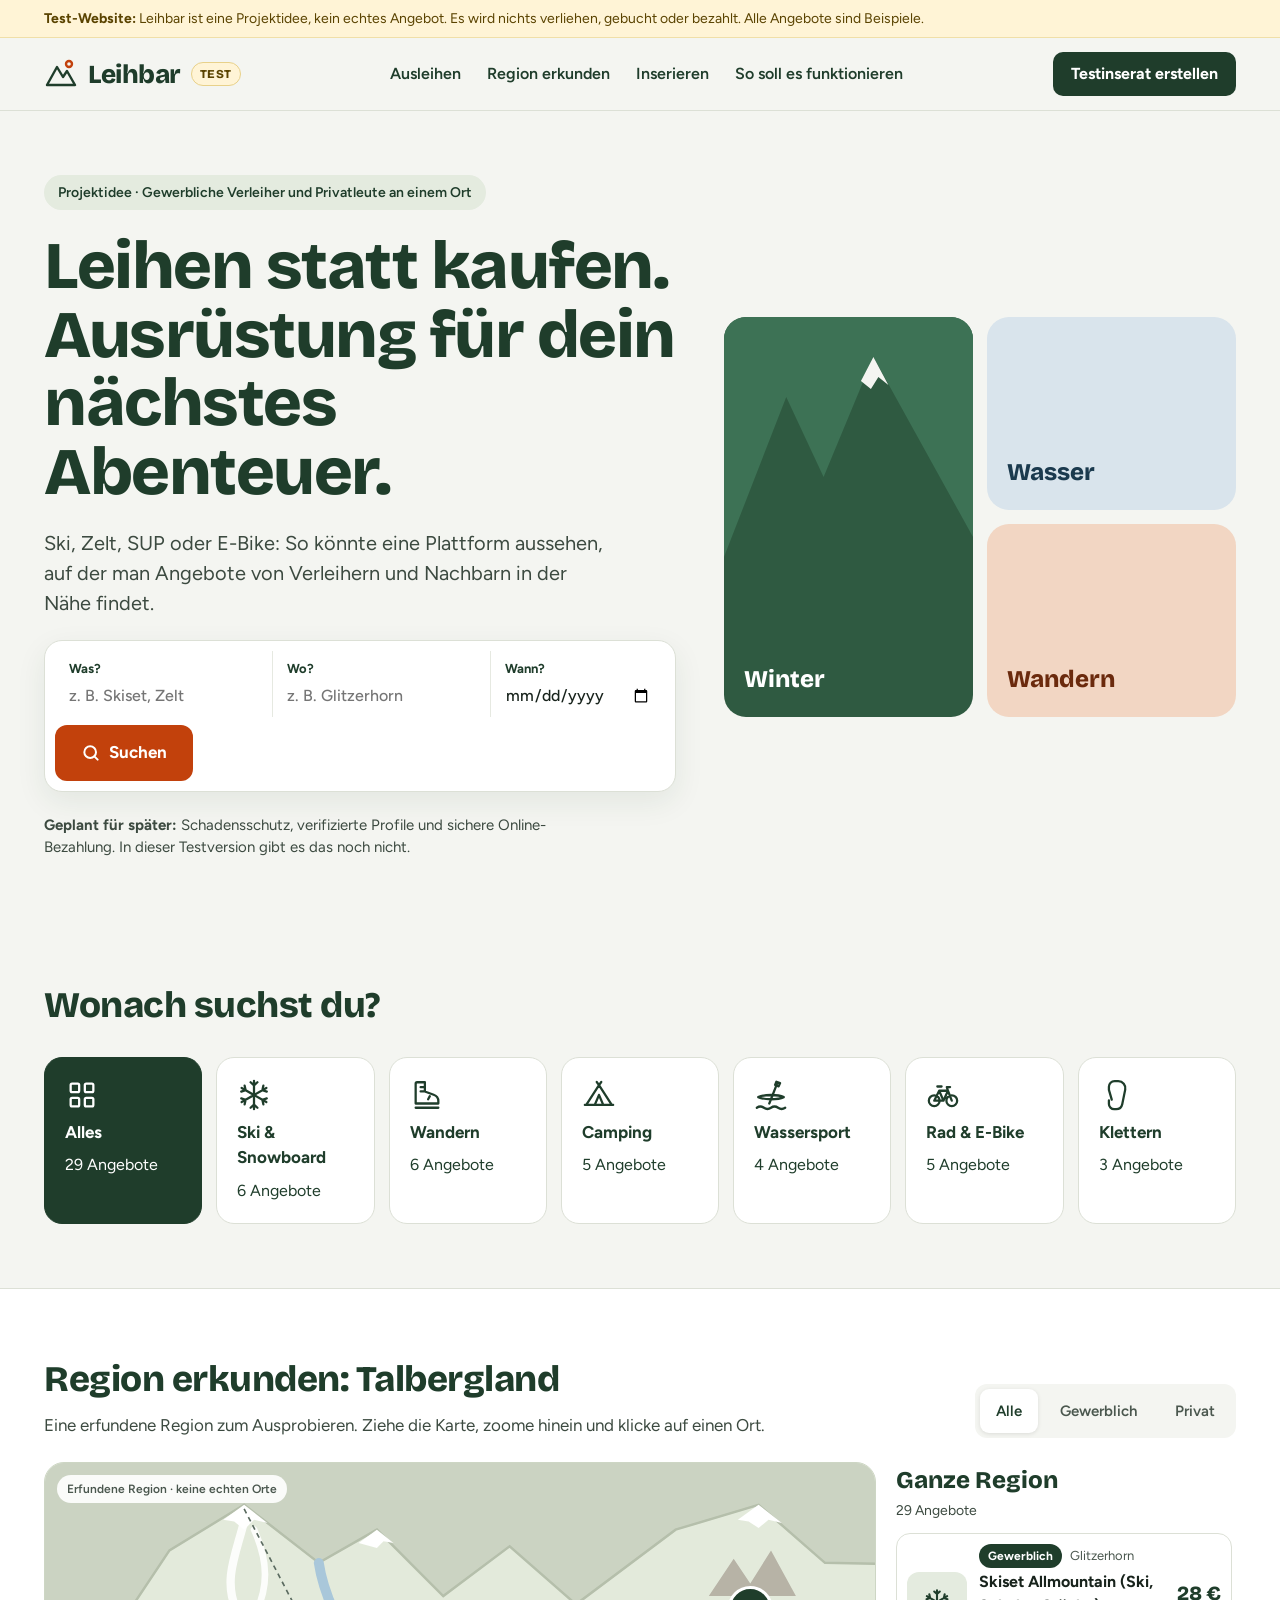
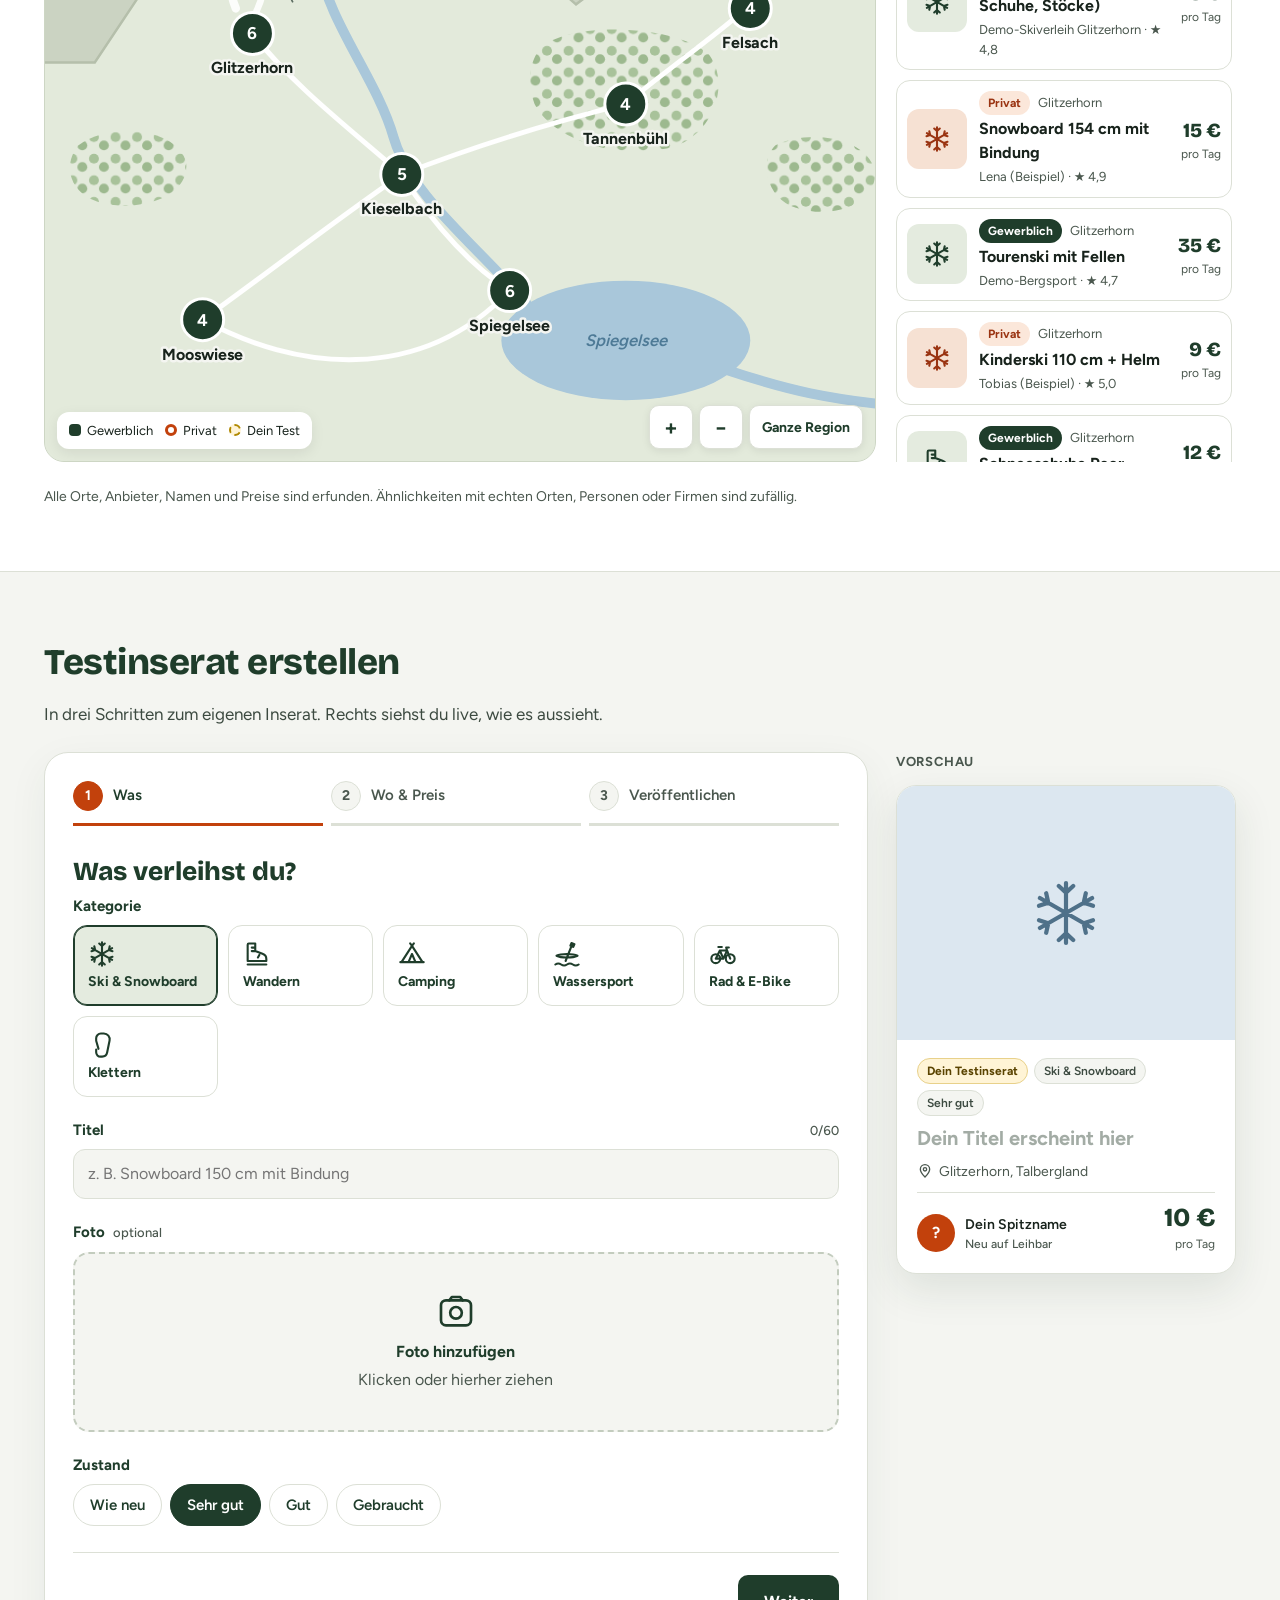
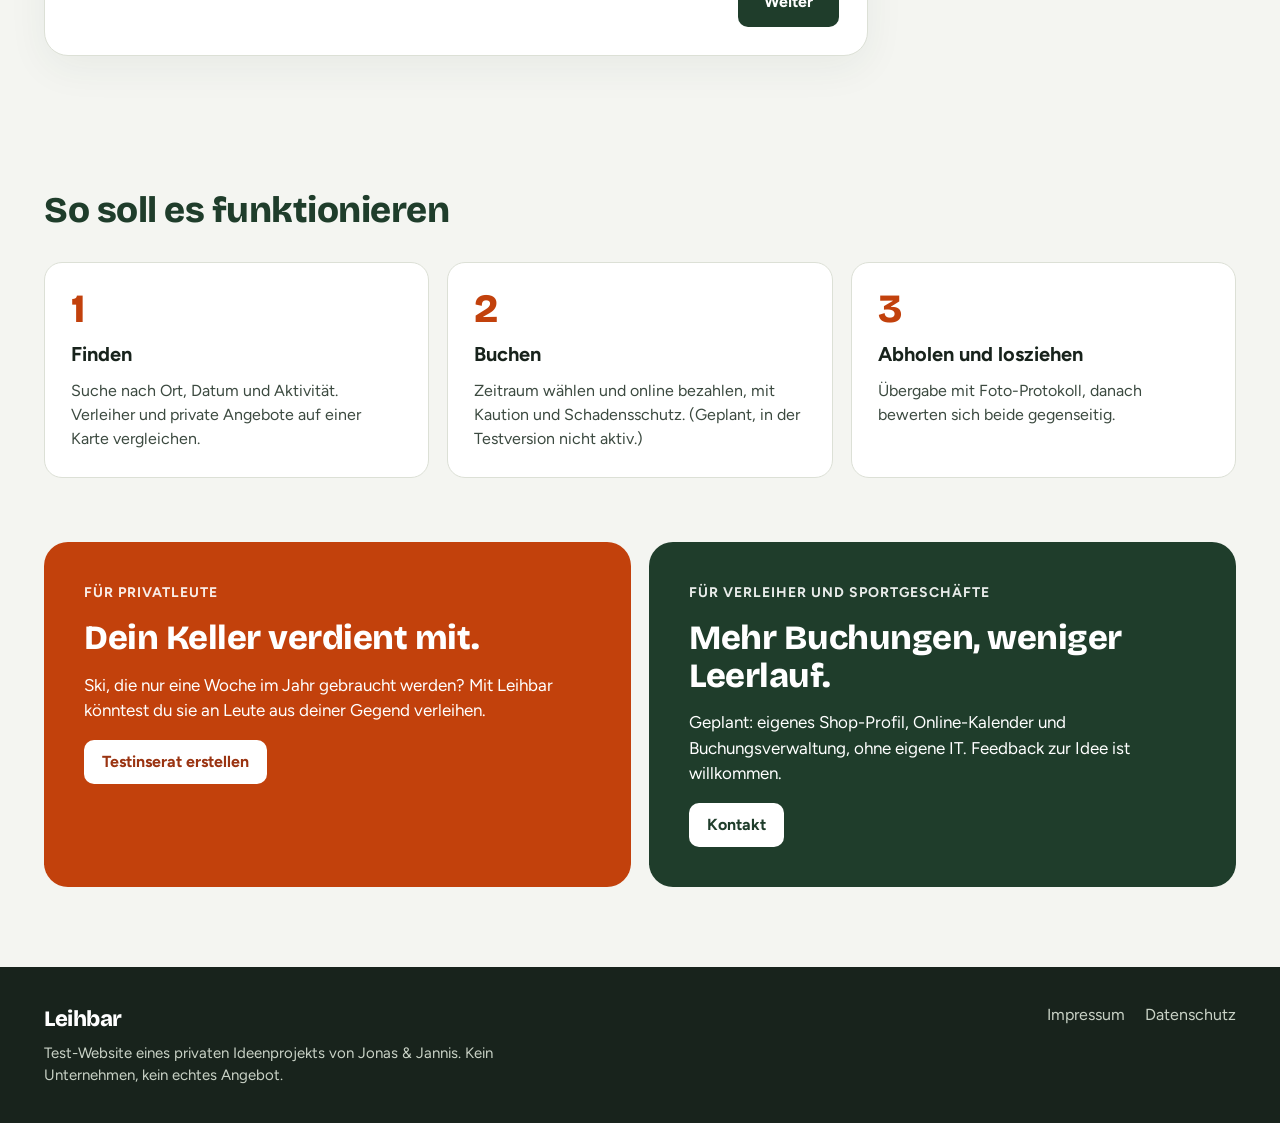
<file: index.html>
<!doctype html>
<html lang="de">
<head>
<meta charset="utf-8">
<meta name="viewport" content="width=device-width, initial-scale=1">
<title>Leihbar – Test-Website</title>
<meta name="description" content="Test-Website eines Schul- und Ideenprojekts: eine Plattform zum Leihen von Freizeit- und Sportausrüstung. Kein echtes Angebot.">
<meta name="robots" content="noindex, nofollow">
<link rel="stylesheet" href="style.css">
</head>
<body>

<header class="topbar">
  <div class="testbar" role="note">
    <div class="wrap">
      <strong>Test-Website:</strong> Leihbar ist eine Projektidee, kein echtes Angebot. Es wird nichts verliehen, gebucht oder bezahlt. Alle Angebote sind Beispiele.
    </div>
  </div>
  <div class="wrap topbar-inner">
    <a href="#top" class="logo">
      <svg width="34" height="34" viewBox="0 0 34 34" fill="none" stroke="currentColor" stroke-width="2.4" stroke-linejoin="round" aria-hidden="true"><path d="M3 28 L13 10 L19 20 L23 14 L31 28 Z"/><circle cx="25" cy="7" r="3" stroke="var(--accent)"/></svg>
      <span>Leihbar</span>
      <span class="tag">Test</span>
    </a>
    <nav class="mainnav" aria-label="Hauptmenü">
      <a href="#ausleihen">Ausleihen</a>
      <a href="#karte">Region erkunden</a>
      <a href="#inserieren">Inserieren</a>
      <a href="#so">So soll es funktionieren</a>
    </nav>
    <a href="#inserieren" class="btn btn-dark">Testinserat erstellen</a>
  </div>
</header>

<main>
<section id="top" class="wrap hero">
  <div class="hero-text">
    <span class="pill">Projektidee · Gewerbliche Verleiher und Privatleute an einem Ort</span>
    <h1>Leihen statt kaufen. Ausrüstung für dein nächstes Abenteuer.</h1>
    <p class="lead">Ski, Zelt, SUP oder E-Bike: So könnte eine Plattform aussehen, auf der man Angebote von Verleihern und Nachbarn in der Nähe findet.</p>

    <form class="search" id="search">
      <label>Was?<input type="text" id="q" placeholder="z. B. Skiset, Zelt" maxlength="60"></label>
      <label>Wo?<input type="text" id="where" placeholder="z. B. Glitzerhorn" maxlength="60" list="townList"><datalist id="townList"></datalist></label>
      <label>Wann?<input type="date"></label>
      <button type="submit">
        <svg width="20" height="20" viewBox="0 0 24 24" fill="none" stroke="currentColor" stroke-width="2.4" stroke-linecap="round" aria-hidden="true"><circle cx="11" cy="11" r="7"/><path d="M20 20 L16 16"/></svg>
        Suchen
      </button>
    </form>

    <p class="planned"><b>Geplant für später:</b> Schadensschutz, verifizierte Profile und sichere Online-Bezahlung. In dieser Testversion gibt es das noch nicht.</p>
  </div>

  <div class="hero-tiles" aria-hidden="true">
    <div class="tile tile-big">
      <svg viewBox="0 0 200 140" preserveAspectRatio="none"><path d="M0 120 L50 40 L80 80 L120 20 L200 110 L200 0 L0 0 Z" fill="#3D7255"/><path d="M110 32 L120 20 L132 34 L124 30 L118 36 Z" fill="#F4F5F1"/></svg>
      <span>Winter</span>
    </div>
    <div class="tile tile-water"><span>Wasser</span></div>
    <div class="tile tile-hike"><span>Wandern</span></div>
  </div>
</section>

<section id="ausleihen" class="wrap section">
  <h2>Wonach suchst du?</h2>
  <div class="cats" id="cats"></div>
</section>

<section id="karte" class="band">
  <div class="wrap section">
    <div class="section-head">
      <div>
        <h2>Region erkunden: Talbergland</h2>
        <p class="muted">Eine erfundene Region zum Ausprobieren. Ziehe die Karte, zoome hinein und klicke auf einen Ort.</p>
      </div>
      <div class="seg" id="filters" role="group" aria-label="Anbieter filtern"></div>
    </div>

    <div class="explore">
      <div class="map" id="map">
        <svg id="mapSvg" viewBox="0 0 1000 700" role="application" aria-label="Interaktive Karte der erfundenen Region Talbergland">
          <defs>
            <pattern id="trees" width="26" height="26" patternUnits="userSpaceOnUse">
              <circle cx="7" cy="8" r="6" fill="#A8C29A"/><circle cx="19" cy="18" r="6" fill="#9DB98F"/>
            </pattern>
          </defs>
          <rect x="-500" y="-500" width="2000" height="1700" fill="#E3EADB"/>
          <!-- Berge im Norden -->
          <path d="M-500 230 L60 230 L150 95 L240 40 L330 110 L400 70 L480 150 L560 90 L640 160 L760 70 L860 40 L940 110 L1500 120 L1500 -500 L-500 -500 Z" fill="#CBD3C2"/>
          <path d="M-500 230 L60 230 L150 95 L240 40 L330 110 L400 70 L480 150 L560 90 L640 160 L760 70 L860 40 L940 110 L1500 120" fill="none" stroke="#B5BFAB" stroke-width="3"/>
          <path d="M215 58 L240 40 L268 62 L252 58 L240 70 L228 60 Z" fill="#FFFFFF"/>
          <path d="M835 58 L860 40 L888 62 L872 58 L860 68 L848 60 Z" fill="#FFFFFF"/>
          <path d="M378 86 L400 70 L420 86 L408 84 L400 92 Z" fill="#FFFFFF"/>
          <!-- Skipisten -->
          <path d="M240 60 C230 100 215 130 230 165" stroke="#FFFFFF" stroke-width="10" fill="none" stroke-linecap="round" opacity=".9"/>
          <path d="M252 70 C270 110 268 140 255 168" stroke="#FFFFFF" stroke-width="8" fill="none" stroke-linecap="round" opacity=".9"/>
          <path d="M240 45 L300 160" stroke="#5B6B60" stroke-width="2" stroke-dasharray="6 5"/>
          <!-- Felsen -->
          <path d="M800 150 L830 105 L850 135 L875 95 L905 150 Z" fill="#B7B3A6"/>
          <!-- Wälder -->
          <path d="M600 210 C640 180 760 185 800 220 C830 260 800 330 740 335 C680 345 610 320 590 280 C580 250 585 225 600 210 Z" fill="url(#trees)"/>
          <path d="M40 330 C80 300 160 310 170 350 C175 390 120 410 70 400 C30 390 20 355 40 330 Z" fill="url(#trees)"/>
          <path d="M880 330 C920 310 990 320 1000 360 C1005 400 950 420 905 405 C870 395 860 350 880 330 Z" fill="url(#trees)"/>
          <!-- Fluss und See -->
          <path d="M330 110 C340 180 400 250 420 320 C440 390 520 450 580 520" stroke="#A9C7DA" stroke-width="12" fill="none" stroke-linecap="round"/>
          <path d="M820 600 C880 620 940 640 1100 650" stroke="#A9C7DA" stroke-width="12" fill="none" stroke-linecap="round"/>
          <ellipse cx="700" cy="565" rx="150" ry="72" fill="#A9C7DA"/>
          <text x="700" y="572" class="water-label">Spiegelsee</text>
          <!-- Straßen -->
          <g stroke="#FFFFFF" stroke-width="6" fill="none" stroke-linecap="round">
            <path d="M250 195 C300 260 380 320 430 365"/>
            <path d="M430 365 C520 330 620 300 700 280"/>
            <path d="M700 280 C760 230 820 190 850 160"/>
            <path d="M430 365 C470 430 520 480 560 505"/>
            <path d="M430 365 C350 420 260 490 190 540"/>
            <path d="M190 540 C300 600 450 620 560 505"/>
          </g>
          <g id="layerItems"></g>
          <g id="layerTowns"></g>
        </svg>
        <span class="map-note">Erfundene Region · keine echten Orte</span>
        <div class="map-ctrl">
          <button type="button" id="zoomIn" aria-label="Hineinzoomen">+</button>
          <button type="button" id="zoomOut" aria-label="Herauszoomen">−</button>
          <button type="button" id="zoomAll" class="wide">Ganze Region</button>
        </div>
        <div class="legend">
          <span><i class="sw sw-biz"></i>Gewerblich</span>
          <span><i class="sw sw-priv"></i>Privat</span>
          <span><i class="sw sw-mine"></i>Dein Test</span>
        </div>
        <div class="popup" id="popup" hidden></div>
      </div>

      <aside class="panel" aria-label="Angebote">
        <div class="panel-head">
          <div>
            <h3 id="panelTitle">Ganze Region</h3>
            <p class="muted small" id="resultLine"></p>
          </div>
          <button type="button" class="chip-x" id="clearTown" hidden>Alle Orte</button>
        </div>
        <div class="list" id="list"></div>
      </aside>
    </div>
    <p class="note">Alle Orte, Anbieter, Namen und Preise sind erfunden. Ähnlichkeiten mit echten Orten, Personen oder Firmen sind zufällig.</p>
  </div>
</section>

<section id="inserieren" class="wrap section">
  <div class="ins-head">
    <h2>Testinserat erstellen</h2>
    <p class="muted">In drei Schritten zum eigenen Inserat. Rechts siehst du live, wie es aussieht.</p>
  </div>

  <div class="wizard">
    <div class="wiz-main">
      <ol class="stepnav" id="stepNav">
        <li><button type="button" data-go="1"><span>1</span>Was</button></li>
        <li><button type="button" data-go="2"><span>2</span>Wo &amp; Preis</button></li>
        <li><button type="button" data-go="3"><span>3</span>Veröffentlichen</button></li>
      </ol>

      <form id="insertForm" novalidate>
        <fieldset class="step" data-step="1">
          <legend>Was verleihst du?</legend>
          <div class="field">
            <span class="field-label">Kategorie</span>
            <div class="pick pick-cats" id="catPick" role="radiogroup" aria-label="Kategorie"></div>
          </div>
          <label class="field">
            <span class="field-label">Titel <span class="count" id="titleCount">0/60</span></span>
            <input name="title" type="text" maxlength="60" placeholder="z. B. Snowboard 150 cm mit Bindung" autocomplete="off">
          </label>
          <div class="field">
            <span class="field-label">Foto <span class="opt">optional</span></span>
            <label class="drop" id="drop">
              <input type="file" accept="image/*" id="photoInput" class="sr-only">
              <span class="drop-empty" id="dropEmpty">
                <svg viewBox="0 0 24 24" aria-hidden="true"><rect x="3" y="5" width="18" height="15" rx="3"/><circle cx="12" cy="12.5" r="3.5"/><path d="M8 5 L9.5 3 H14.5 L16 5"/></svg>
                <b>Foto hinzufügen</b>
                <span>Klicken oder hierher ziehen</span>
              </span>
              <img id="photoPrev" alt="Vorschau deines Fotos" hidden>
            </label>
            <button type="button" class="linkish" id="photoRemove" hidden>Foto entfernen</button>
          </div>
          <div class="field">
            <span class="field-label">Zustand</span>
            <div class="pick pick-chips" id="condPick" role="radiogroup" aria-label="Zustand"></div>
          </div>
        </fieldset>

        <fieldset class="step" data-step="2" hidden>
          <legend>Wo und zu welchem Preis?</legend>
          <div class="field">
            <span class="field-label">Ort in Talbergland</span>
            <div class="pick pick-towns" id="townPick" role="radiogroup" aria-label="Ort"></div>
          </div>
          <div class="row">
            <div class="field">
              <span class="field-label">Preis pro Tag</span>
              <div class="stepper">
                <button type="button" id="priceDown" aria-label="Preis verringern">−</button>
                <input name="price" type="number" min="1" max="500" step="1" value="10" inputmode="numeric" aria-label="Preis pro Tag in Euro">
                <span class="unit">€</span>
                <button type="button" id="priceUp" aria-label="Preis erhöhen">+</button>
              </div>
              <span class="hint" id="priceHint"></span>
            </div>
            <label class="field">
              <span class="field-label">Kaution <span class="opt">optional</span></span>
              <div class="with-unit"><input name="deposit" type="number" min="0" max="2000" step="10" placeholder="0" inputmode="numeric"><span class="unit">€</span></div>
            </label>
          </div>
          <label class="field">
            <span class="field-label">Beschreibung <span class="opt">optional</span> <span class="count" id="descCount">0/300</span></span>
            <textarea name="desc" rows="4" maxlength="300" placeholder="Größe, Zustand, was dabei ist, wann man abholen kann …"></textarea>
          </label>
        </fieldset>

        <fieldset class="step" data-step="3" hidden>
          <legend>Fast fertig</legend>
          <label class="field">
            <span class="field-label">Dein Spitzname</span>
            <input name="owner" type="text" maxlength="24" placeholder="z. B. Max" autocomplete="off">
          </label>
          <div class="infobox">
            <b>Nur ein Test:</b> Dein Inserat und Foto werden nur in <i>deinem</i> Browser gespeichert. Nichts wird hochgeladen oder an andere geschickt. Bitte keine echten persönlichen Daten eingeben.
          </div>
          <label class="check">
            <input name="ok" type="checkbox">
            <span>Ich weiß, dass das nur ein Test ist und nichts wirklich verliehen wird.</span>
          </label>
        </fieldset>

        <p class="form-error" id="formError" role="alert"></p>

        <div class="wiz-actions">
          <button type="button" class="btn btn-ghost" id="back">Zurück</button>
          <button type="button" class="btn btn-dark" id="next">Weiter</button>
          <button type="submit" class="btn btn-accent" id="publish" hidden>Testinserat veröffentlichen</button>
        </div>
      </form>

      <div class="success" id="success" hidden>
        <div class="success-icon" aria-hidden="true"><svg viewBox="0 0 24 24"><path d="M5 12.5 L10 17.5 L19 7.5"/></svg></div>
        <h3>Dein Testinserat ist online!</h3>
        <p>Es steht jetzt auf der Karte von Talbergland, sichtbar nur in deinem Browser.</p>
        <div class="success-actions">
          <button type="button" class="btn btn-accent" id="showOnMap">Auf der Karte ansehen</button>
          <button type="button" class="btn btn-ghost" id="another">Noch eins erstellen</button>
        </div>
      </div>
    </div>

    <aside class="wiz-side">
      <span class="side-label">Vorschau</span>
      <div id="preview"></div>
      <div id="mine"></div>
    </aside>
  </div>
</section>

<section id="so" class="wrap section">
  <h2>So soll es funktionieren</h2>
  <div class="steps">
    <div class="card"><span class="num">1</span><h3>Finden</h3><p>Suche nach Ort, Datum und Aktivität. Verleiher und private Angebote auf einer Karte vergleichen.</p></div>
    <div class="card"><span class="num">2</span><h3>Buchen</h3><p>Zeitraum wählen und online bezahlen, mit Kaution und Schadensschutz. (Geplant, in der Testversion nicht aktiv.)</p></div>
    <div class="card"><span class="num">3</span><h3>Abholen und losziehen</h3><p>Übergabe mit Foto-Protokoll, danach bewerten sich beide gegenseitig.</p></div>
  </div>
</section>

<section id="verleihen" class="wrap cta-grid">
  <div class="cta cta-priv">
    <span class="eyebrow">Für Privatleute</span>
    <h2>Dein Keller verdient mit.</h2>
    <p>Ski, die nur eine Woche im Jahr gebraucht werden? Mit Leihbar könntest du sie an Leute aus deiner Gegend verleihen.</p>
    <a href="#inserieren" class="btn btn-light">Testinserat erstellen</a>
  </div>
  <div class="cta cta-biz">
    <span class="eyebrow">Für Verleiher und Sportgeschäfte</span>
    <h2>Mehr Buchungen, weniger Leerlauf.</h2>
    <p>Geplant: eigenes Shop-Profil, Online-Kalender und Buchungsverwaltung, ohne eigene IT. Feedback zur Idee ist willkommen.</p>
    <a href="impressum.html" class="btn btn-light">Kontakt</a>
  </div>
</section>
</main>

<footer class="footer">
  <div class="wrap footer-inner">
    <div>
      <span class="logo-text">Leihbar</span>
      <p class="muted-light">Test-Website eines privaten Ideenprojekts von Jonas &amp; Jannis. Kein Unternehmen, kein echtes Angebot.</p>
    </div>
    <nav aria-label="Fußzeile">
      <a href="impressum.html">Impressum</a>
      <a href="datenschutz.html">Datenschutz</a>
    </nav>
  </div>
</footer>

<div class="toast" id="toast" role="status" aria-live="polite"></div>

<script src="app.js"></script>
</body>
</html>
</file>
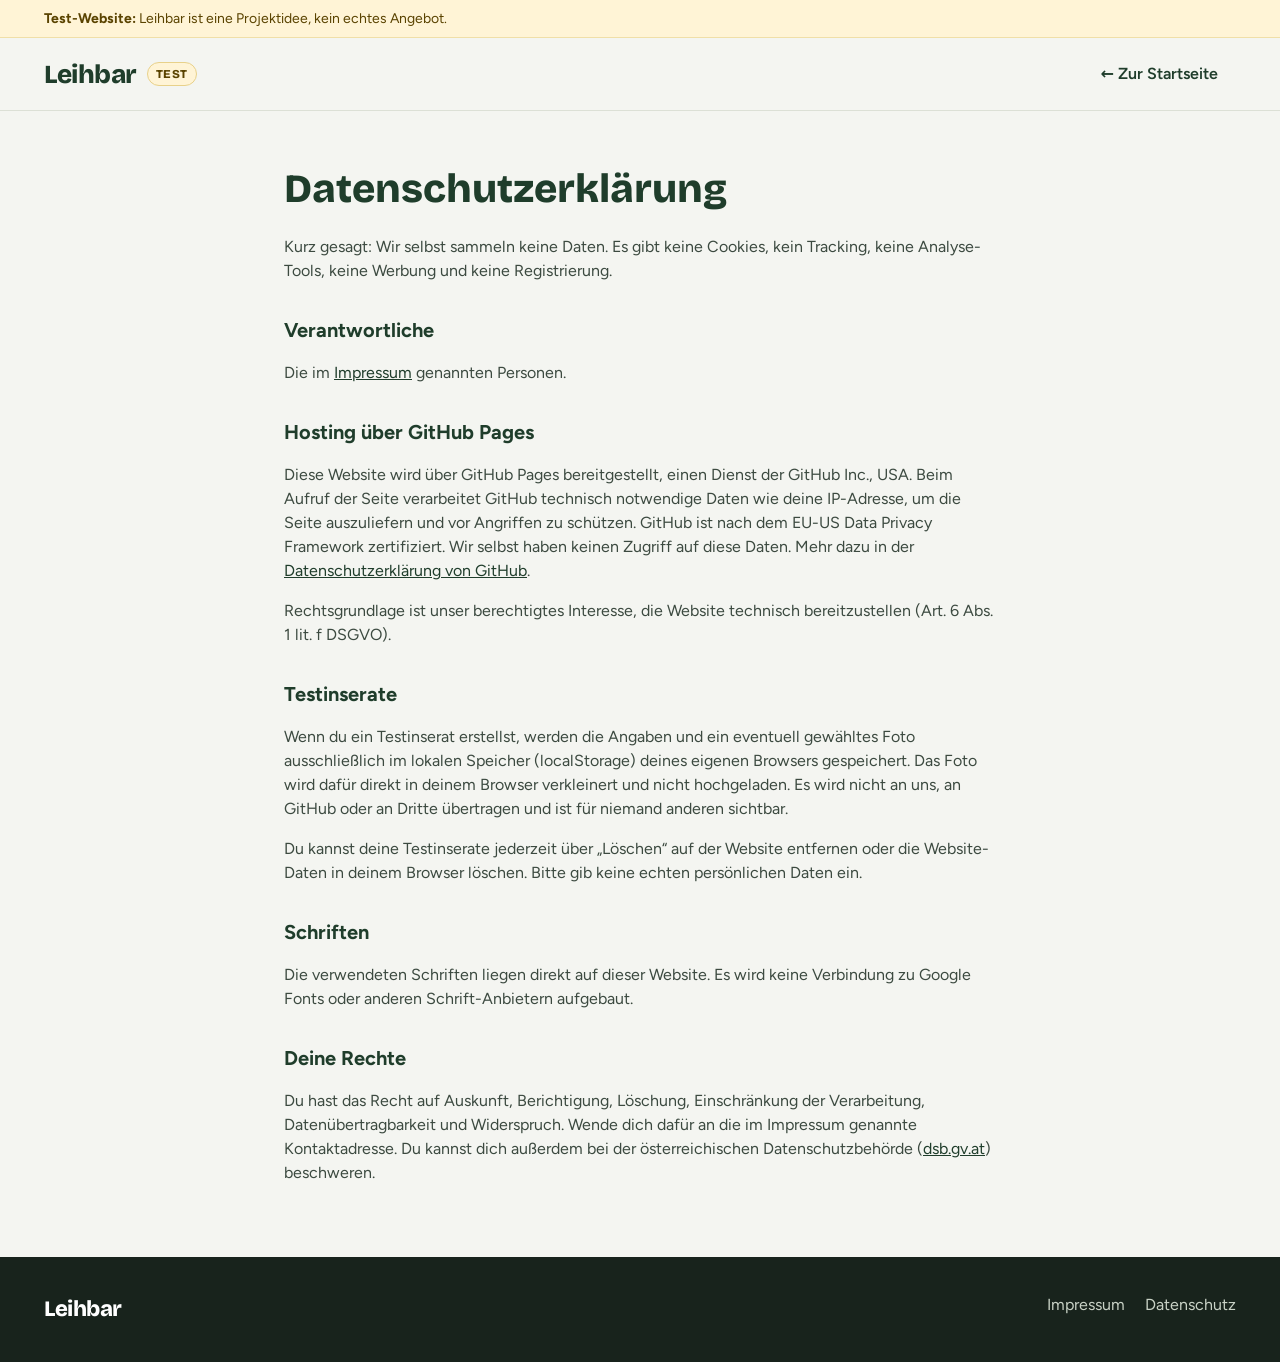
<file: datenschutz.html>
<!doctype html>
<html lang="de">
<head>
<meta charset="utf-8">
<meta name="viewport" content="width=device-width, initial-scale=1">
<title>Datenschutz – Leihbar (Test-Website)</title>
<meta name="robots" content="noindex, nofollow">
<link rel="stylesheet" href="style.css">
</head>
<body>
<header class="topbar">
  <div class="testbar" role="note"><div class="wrap"><strong>Test-Website:</strong> Leihbar ist eine Projektidee, kein echtes Angebot.</div></div>
  <div class="wrap topbar-inner">
    <a href="index.html" class="logo"><span>Leihbar</span><span class="tag">Test</span></a>
    <a href="index.html" class="btn btn-ghost">← Zur Startseite</a>
  </div>
</header>

<main class="wrap legal">
  <h1>Datenschutzerklärung</h1>
  <p>Kurz gesagt: Wir selbst sammeln keine Daten. Es gibt keine Cookies, kein Tracking, keine Analyse-Tools, keine Werbung und keine Registrierung.</p>

  <h2>Verantwortliche</h2>
  <p>Die im <a href="impressum.html">Impressum</a> genannten Personen.</p>

  <h2>Hosting über GitHub Pages</h2>
  <p>Diese Website wird über GitHub Pages bereitgestellt, einen Dienst der GitHub Inc., USA. Beim Aufruf der Seite verarbeitet GitHub technisch notwendige Daten wie deine IP-Adresse, um die Seite auszuliefern und vor Angriffen zu schützen. GitHub ist nach dem EU-US Data Privacy Framework zertifiziert. Wir selbst haben keinen Zugriff auf diese Daten. Mehr dazu in der <a href="https://docs.github.com/de/site-policy/privacy-policies/github-general-privacy-statement" rel="noopener">Datenschutzerklärung von GitHub</a>.</p>
  <p>Rechtsgrundlage ist unser berechtigtes Interesse, die Website technisch bereitzustellen (Art. 6 Abs. 1 lit. f DSGVO).</p>

  <h2>Testinserate</h2>
  <p>Wenn du ein Testinserat erstellst, werden die Angaben und ein eventuell gewähltes Foto ausschließlich im lokalen Speicher (localStorage) deines eigenen Browsers gespeichert. Das Foto wird dafür direkt in deinem Browser verkleinert und nicht hochgeladen. Es wird nicht an uns, an GitHub oder an Dritte übertragen und ist für niemand anderen sichtbar.</p>
  <p>Du kannst deine Testinserate jederzeit über „Löschen“ auf der Website entfernen oder die Website-Daten in deinem Browser löschen. Bitte gib keine echten persönlichen Daten ein.</p>

  <h2>Schriften</h2>
  <p>Die verwendeten Schriften liegen direkt auf dieser Website. Es wird keine Verbindung zu Google Fonts oder anderen Schrift-Anbietern aufgebaut.</p>

  <h2>Deine Rechte</h2>
  <p>Du hast das Recht auf Auskunft, Berichtigung, Löschung, Einschränkung der Verarbeitung, Datenübertragbarkeit und Widerspruch. Wende dich dafür an die im Impressum genannte Kontaktadresse. Du kannst dich außerdem bei der österreichischen Datenschutzbehörde (<a href="https://www.dsb.gv.at" rel="noopener">dsb.gv.at</a>) beschweren.</p>
</main>

<footer class="footer">
  <div class="wrap footer-inner">
    <span class="logo-text">Leihbar</span>
    <nav aria-label="Fußzeile"><a href="impressum.html">Impressum</a><a href="datenschutz.html">Datenschutz</a></nav>
  </div>
</footer>
</body>
</html>
</file>
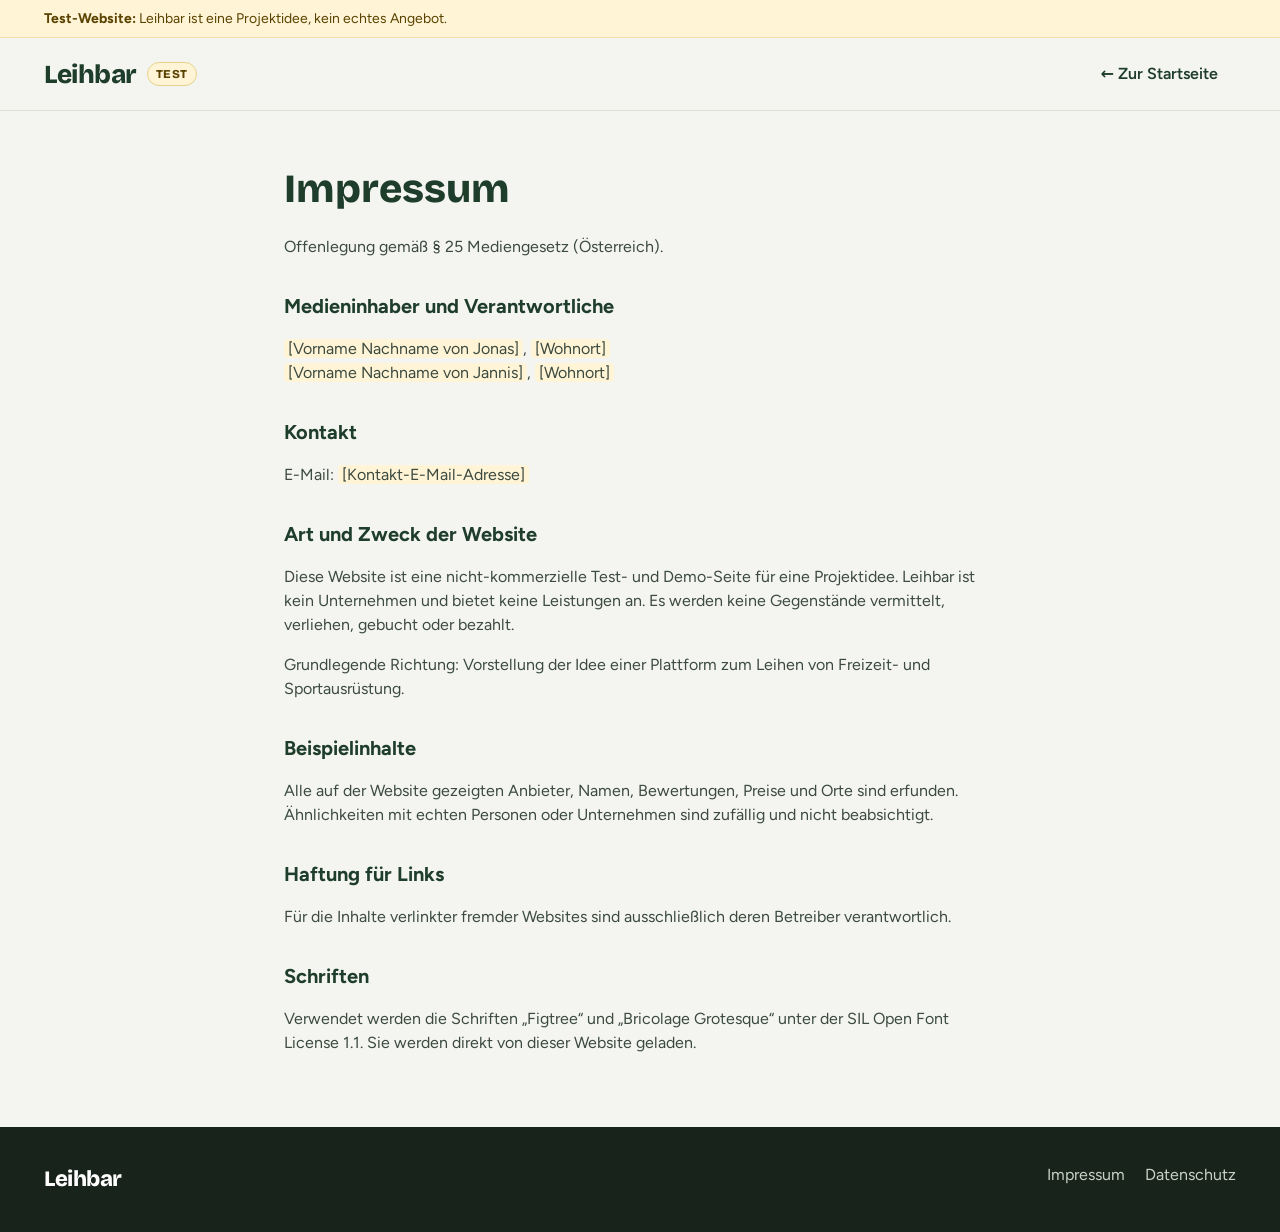
<file: impressum.html>
<!doctype html>
<html lang="de">
<head>
<meta charset="utf-8">
<meta name="viewport" content="width=device-width, initial-scale=1">
<title>Impressum – Leihbar (Test-Website)</title>
<meta name="robots" content="noindex, nofollow">
<link rel="stylesheet" href="style.css">
</head>
<body>
<header class="topbar">
  <div class="testbar" role="note"><div class="wrap"><strong>Test-Website:</strong> Leihbar ist eine Projektidee, kein echtes Angebot.</div></div>
  <div class="wrap topbar-inner">
    <a href="index.html" class="logo"><span>Leihbar</span><span class="tag">Test</span></a>
    <a href="index.html" class="btn btn-ghost">← Zur Startseite</a>
  </div>
</header>

<main class="wrap legal">
  <h1>Impressum</h1>
  <p>Offenlegung gemäß § 25 Mediengesetz (Österreich).</p>

  <h2>Medieninhaber und Verantwortliche</h2>
  <p>
    <span class="fill">[Vorname Nachname von Jonas]</span>, <span class="fill">[Wohnort]</span><br>
    <span class="fill">[Vorname Nachname von Jannis]</span>, <span class="fill">[Wohnort]</span>
  </p>

  <h2 id="kontakt">Kontakt</h2>
  <p>E-Mail: <span class="fill">[Kontakt-E-Mail-Adresse]</span></p>

  <h2>Art und Zweck der Website</h2>
  <p>Diese Website ist eine nicht-kommerzielle Test- und Demo-Seite für eine Projektidee. Leihbar ist kein Unternehmen und bietet keine Leistungen an. Es werden keine Gegenstände vermittelt, verliehen, gebucht oder bezahlt.</p>
  <p>Grundlegende Richtung: Vorstellung der Idee einer Plattform zum Leihen von Freizeit- und Sportausrüstung.</p>

  <h2>Beispielinhalte</h2>
  <p>Alle auf der Website gezeigten Anbieter, Namen, Bewertungen, Preise und Orte sind erfunden. Ähnlichkeiten mit echten Personen oder Unternehmen sind zufällig und nicht beabsichtigt.</p>

  <h2>Haftung für Links</h2>
  <p>Für die Inhalte verlinkter fremder Websites sind ausschließlich deren Betreiber verantwortlich.</p>

  <h2>Schriften</h2>
  <p>Verwendet werden die Schriften „Figtree“ und „Bricolage Grotesque“ unter der SIL Open Font License 1.1. Sie werden direkt von dieser Website geladen.</p>
</main>

<footer class="footer">
  <div class="wrap footer-inner">
    <span class="logo-text">Leihbar</span>
    <nav aria-label="Fußzeile"><a href="impressum.html">Impressum</a><a href="datenschutz.html">Datenschutz</a></nav>
  </div>
</footer>
</body>
</html>
</file>
<file: style.css>
/* Schriften lokal eingebunden (keine Verbindung zu Google) – SIL Open Font License, siehe fonts/ */
@font-face { font-family: 'Figtree'; font-weight: 400; font-display: swap; src: url(fonts/figtree-latin-400-normal.woff2) format('woff2'); }
@font-face { font-family: 'Figtree'; font-weight: 500; font-display: swap; src: url(fonts/figtree-latin-500-normal.woff2) format('woff2'); }
@font-face { font-family: 'Figtree'; font-weight: 600; font-display: swap; src: url(fonts/figtree-latin-600-normal.woff2) format('woff2'); }
@font-face { font-family: 'Figtree'; font-weight: 700; font-display: swap; src: url(fonts/figtree-latin-700-normal.woff2) format('woff2'); }
@font-face { font-family: 'Bricolage Grotesque'; font-weight: 600; font-display: swap; src: url(fonts/bricolage-grotesque-latin-600-normal.woff2) format('woff2'); }
@font-face { font-family: 'Bricolage Grotesque'; font-weight: 800; font-display: swap; src: url(fonts/bricolage-grotesque-latin-800-normal.woff2) format('woff2'); }

:root {
  --green: #1F3D2B;
  --green-2: #2F5A41;
  --accent: #C2410C;
  --accent-dark: #9A3412;
  --ink: #18231C;
  --text-2: #3C4A40;
  --muted: #4A574E;
  --bg: #F4F5F1;
  --card: #FFFFFF;
  --line: #DCE0D6;
  --soft-green: #E4EBDF;
  --soft-orange: #FBE7DA;
  --display: 'Bricolage Grotesque', 'Segoe UI', system-ui, sans-serif;
  --body: 'Figtree', 'Segoe UI', system-ui, sans-serif;
}

* { box-sizing: border-box; }
[hidden] { display: none !important; }
html { scroll-behavior: smooth; }
body { margin: 0; background: var(--bg); color: var(--ink); font-family: var(--body); font-size: 16px; line-height: 1.5; }
a { color: var(--green); }
a:hover { color: var(--accent); }
h1, h2, h3 { margin: 0; }
p { margin: 0; }

.wrap { max-width: 1240px; margin: 0 auto; padding-left: 24px; padding-right: 24px; }

/* Buttons */
.btn { display: inline-flex; align-items: center; min-height: 44px; padding: 0 18px; border-radius: 10px; font-weight: 700; text-decoration: none; }
.btn-ghost { color: var(--green); font-weight: 600; }
.btn-dark { background: var(--green); color: #fff; }
.btn-dark:hover { background: var(--green-2); color: #fff; }
.btn-light { background: #fff; color: var(--green); align-self: flex-start; }

/* Header */
.topbar { border-bottom: 1px solid var(--line); background: var(--bg); position: sticky; top: 0; z-index: 10; }
.topbar-inner { display: flex; flex-wrap: wrap; align-items: center; justify-content: space-between; gap: 12px 24px; padding-top: 14px; padding-bottom: 14px; }
.logo { display: flex; align-items: center; gap: 10px; text-decoration: none; color: var(--green); }
.logo span, .logo-text { font-family: var(--display); font-weight: 800; font-size: 26px; letter-spacing: -0.5px; }
.mainnav { display: flex; flex-wrap: wrap; gap: 8px 26px; font-weight: 600; }
.mainnav a { text-decoration: none; }

.testbar { background: #FFF4D6; color: #5A4300; font-size: 14px; border-bottom: 1px solid #F0DFA8; }
.testbar .wrap { padding-top: 8px; padding-bottom: 8px; }
.tag { font-family: var(--body); font-size: 12px; font-weight: 700; letter-spacing: .5px; text-transform: uppercase; background: #FFF4D6; color: #5A4300; border: 1px solid #E8D18A; padding: 2px 8px; border-radius: 999px; }
.logo .tag { font-size: 12px; letter-spacing: .5px; }
.btn-accent { background: var(--accent); color: #fff; border: none; font: inherit; font-weight: 700; cursor: pointer; justify-content: center; }
.btn-accent:hover { background: var(--accent-dark); color: #fff; }

/* Hero */
.hero { display: flex; flex-wrap: wrap; gap: 48px; align-items: center; padding-top: 64px; padding-bottom: 56px; }
.hero-text { flex: 1 1 520px; min-width: 0; display: flex; flex-direction: column; gap: 22px; }
.pill { align-self: flex-start; background: var(--soft-green); color: var(--green); padding: 7px 14px; border-radius: 999px; font-weight: 600; font-size: 14px; }
.hero h1 { font-family: var(--display); font-weight: 800; font-size: clamp(38px, 5.2vw, 68px); line-height: 1.03; letter-spacing: -1.5px; color: var(--green); }
.lead { font-size: 20px; color: var(--text-2); max-width: 560px; }

.search { background: #fff; border: 1px solid var(--line); border-radius: 18px; padding: 10px; display: flex; flex-wrap: wrap; gap: 8px; box-shadow: 0 10px 30px rgba(31,61,43,0.08); }
.search label { flex: 1 1 160px; display: flex; flex-direction: column; gap: 4px; padding: 8px 14px; font-size: 13px; font-weight: 700; color: var(--green); }
.search label + label { border-left: 1px solid #E6E9E1; }
.search input { border: none; outline: none; font: inherit; font-weight: 500; font-size: 16px; color: var(--ink); background: transparent; padding: 0; min-height: 26px; }
.search button { flex: 0 0 auto; min-height: 56px; padding: 0 26px; border: none; border-radius: 12px; background: var(--accent); color: #fff; font: inherit; font-weight: 700; font-size: 17px; display: flex; align-items: center; gap: 8px; cursor: pointer; }
.search button:hover { background: var(--accent-dark); }

.planned { font-size: 15px; color: var(--text-2); max-width: 560px; }
.trust { list-style: none; margin: 0; padding: 0; display: flex; flex-wrap: wrap; gap: 10px 22px; color: var(--text-2); font-weight: 500; font-size: 15px; }
.trust li { display: flex; align-items: center; gap: 6px; }
.trust svg { width: 18px; height: 18px; fill: none; stroke: var(--green); stroke-width: 2.2; stroke-linecap: round; stroke-linejoin: round; }

.hero-tiles { flex: 1 1 400px; min-width: 0; display: grid; grid-template-columns: repeat(2, minmax(0, 1fr)); gap: 14px; }
.tile { border-radius: 22px; min-height: 190px; display: flex; align-items: flex-end; padding: 20px; position: relative; overflow: hidden; }
.tile span { position: relative; font-family: var(--display); font-weight: 800; font-size: 24px; }
.tile-big { grid-row: span 2; min-height: 400px; background: var(--green-2); color: #fff; }
.tile-big svg { position: absolute; left: 0; top: 0; width: 100%; height: 70%; }
.tile-water { background: #D9E4EC; color: #1B3A4E; }
.tile-hike { background: #F2D6C3; color: #6B2A0D; }

/* Sections */
.section { padding-top: 64px; padding-bottom: 64px; display: flex; flex-direction: column; gap: 24px; }
.section h2, .cta h2 { font-family: var(--display); font-weight: 800; font-size: 36px; letter-spacing: -0.5px; color: var(--green); }
.section-head { display: flex; flex-wrap: wrap; justify-content: space-between; align-items: flex-end; gap: 16px; }
.muted { color: var(--text-2); font-size: 17px; margin-top: 6px; }
.band { background: #fff; border-top: 1px solid var(--line); border-bottom: 1px solid var(--line); }

/* Categories */
.cats { display: grid; grid-template-columns: repeat(auto-fit, minmax(140px, 1fr)); gap: 14px; }
.cat { display: flex; flex-direction: column; align-items: flex-start; gap: 8px; padding: 20px; min-height: 130px; border-radius: 18px; cursor: pointer; font: inherit; text-align: left; background: #fff; color: var(--green); border: 1px solid var(--line); transition: transform .15s ease; }
.cat:hover { transform: translateY(-2px); }
.cat[aria-pressed="true"] { background: var(--green); color: #fff; border-color: var(--green); }
.cat svg { width: 34px; height: 34px; fill: none; stroke: currentColor; stroke-width: 1.6; stroke-linecap: round; stroke-linejoin: round; }
.cat b { font-size: 17px; }

/* Filter */
.seg { display: flex; gap: 6px; background: var(--bg); border-radius: 12px; padding: 5px; }
.seg button { border: none; font: inherit; font-weight: 600; font-size: 15px; padding: 0 16px; min-height: 44px; border-radius: 9px; cursor: pointer; background: transparent; color: var(--muted); }
.seg button[aria-pressed="true"] { background: #fff; color: var(--green); box-shadow: 0 1px 4px rgba(0,0,0,0.1); }

/* Region erkunden */
.explore { display: flex; flex-wrap: wrap; gap: 20px; align-items: stretch; }
.map { flex: 999 1 560px; min-width: 0; height: 600px; border-radius: 20px; background: #E3EADB; position: relative; overflow: hidden; border: 1px solid #CDD6C4; }
#mapSvg { width: 100%; height: 100%; display: block; cursor: grab; touch-action: none; user-select: none; -webkit-user-select: none; }
#mapSvg.dragging { cursor: grabbing; }
.water-label { font: italic 600 20px var(--body); fill: #4E7A96; text-anchor: middle; pointer-events: none; }
.town { cursor: pointer; outline: none; }
.town .cluster { fill: var(--green); stroke: #fff; stroke-width: 3; transition: fill .15s; }
.town:hover .cluster, .town:focus-visible .cluster { fill: var(--accent); }
.town.empty .cluster { fill: #8A968D; }
.cluster-num { font: 800 17px var(--body); fill: #fff; text-anchor: middle; pointer-events: none; }
.town .dot { fill: #fff; stroke: var(--green); stroke-width: 3; }
.town.active .dot { fill: var(--accent); stroke: #fff; }
.town-label { font: 700 16px var(--body); fill: var(--ink); text-anchor: middle; paint-order: stroke; stroke: #F4F5F1; stroke-width: 5px; stroke-linejoin: round; pointer-events: none; }
.town:focus-visible .town-label { fill: var(--accent); }
.mpin { cursor: pointer; outline: none; }
.mpin .tether { stroke: rgba(31,61,43,.35); stroke-width: 1.5; stroke-dasharray: 3 3; }
.mpin rect { stroke-width: 3; filter: drop-shadow(0 3px 5px rgba(0,0,0,.18)); transition: transform .12s; }
.mpin text { font: 700 14px var(--body); text-anchor: middle; pointer-events: none; }
.mpin.biz rect { fill: var(--green); stroke: var(--green); }
.mpin.biz text { fill: #fff; }
.mpin.priv rect { fill: #fff; stroke: var(--accent); }
.mpin.priv text { fill: var(--accent-dark); }
.mpin.mine rect { fill: #FFF4D6; stroke: #B08800; stroke-dasharray: 5 3; }
.mpin.mine text { fill: #5A4300; }
.mpin:hover rect, .mpin:focus-visible rect, .mpin.sel rect { transform: scale(1.15); }
.mpin.sel rect { stroke: var(--accent); stroke-width: 4; }
.mpin.biz.sel rect { fill: var(--accent); stroke: var(--accent); }

.map-ctrl { position: absolute; right: 12px; bottom: 12px; display: flex; gap: 6px; }
.map-ctrl button { min-width: 44px; min-height: 44px; border: 1px solid var(--line); background: #fff; color: var(--green); border-radius: 10px; font: 700 22px var(--body); cursor: pointer; box-shadow: 0 2px 8px rgba(0,0,0,.08); }
.map-ctrl button.wide { font-size: 14px; padding: 0 12px; }
.map-ctrl button:hover { background: var(--bg); }
.map-note { position: absolute; left: 12px; top: 12px; background: rgba(255,255,255,.9); font-size: 12px; font-weight: 600; padding: 5px 10px; border-radius: 999px; color: var(--muted); pointer-events: none; }
.legend { position: absolute; left: 12px; bottom: 12px; background: #fff; border-radius: 12px; padding: 9px 12px; font-size: 13px; display: flex; flex-wrap: wrap; gap: 12px; box-shadow: 0 4px 14px rgba(0,0,0,0.08); }
.legend span { display: flex; align-items: center; gap: 6px; }
.sw { width: 12px; height: 12px; display: inline-block; }
.sw-biz { background: var(--green); border-radius: 4px; }
.sw-priv { background: #fff; border: 3px solid var(--accent); border-radius: 999px; }
.sw-mine { background: #FFF4D6; border: 2px dashed #B08800; border-radius: 999px; }

.popup { position: absolute; width: 270px; background: #fff; border-radius: 16px; padding: 16px; box-shadow: 0 12px 32px rgba(0,0,0,.18); display: flex; flex-direction: column; gap: 6px; z-index: 3; }
.popup h4 { margin: 4px 0 0; font-size: 17px; line-height: 1.25; padding-right: 22px; }
.popup p { margin: 0; font-size: 14px; color: var(--text-2); }
.popup .pop-sub { color: var(--muted); font-size: 13px; }
.popup .badge { align-self: flex-start; }
.popup.biz .badge { background: var(--green); color: #fff; }
.popup.priv .badge { background: var(--soft-orange); color: var(--accent-dark); }
.popup.mine .badge { background: #FFF4D6; color: #5A4300; border: 1px solid #E8D18A; }
.popup[hidden] { display: none; }
.popup-x { position: absolute; right: 8px; top: 8px; z-index: 2; width: 40px; height: 40px; border: none; background: rgba(255,255,255,.95); color: var(--ink); cursor: pointer; border-radius: 999px; display: flex; align-items: center; justify-content: center; box-shadow: 0 2px 8px rgba(0,0,0,.15); }
.popup-x svg { width: 20px; height: 20px; fill: none; stroke: currentColor; stroke-width: 2.4; stroke-linecap: round; }
.popup-x:hover { background: var(--bg); }
.pop-del { display: inline-flex; align-items: center; gap: 6px; background: #fff; color: #B42318; border: 1.5px solid #F1C4BE; font: inherit; font-weight: 700; cursor: pointer; }
.pop-del svg { width: 18px; height: 18px; fill: none; stroke: currentColor; stroke-width: 2; stroke-linecap: round; stroke-linejoin: round; }
.pop-del:hover { background: #FDECEA; color: #B42318; }
.pop-del.confirm { background: #B42318; color: #fff; border-color: #B42318; }
.item-wrap { position: relative; }
.item-wrap .mine.item { padding-right: 56px; }
.item-del { position: absolute; right: 10px; top: 10px; width: 40px; height: 40px; border-radius: 10px; border: 1px solid #F1C4BE; background: #fff; color: #B42318; display: flex; align-items: center; justify-content: center; cursor: pointer; }
.item-del svg { width: 18px; height: 18px; fill: none; stroke: currentColor; stroke-width: 2; stroke-linecap: round; stroke-linejoin: round; }
.item-del:hover { background: #FDECEA; }
.pop-foot { display: flex; align-items: center; justify-content: space-between; gap: 10px; margin-top: 6px; }
.pop-foot b { font-family: var(--display); font-size: 22px; color: var(--green); }
.pop-foot small { font-family: var(--body); font-size: 13px; font-weight: 500; color: var(--muted); }
.pop-foot .btn { min-height: 42px; padding: 0 16px; }

.panel { flex: 1 1 340px; min-width: 0; height: 600px; display: flex; flex-direction: column; gap: 12px; }
.panel-head { display: flex; justify-content: space-between; align-items: flex-start; gap: 10px; }
.panel-head h3 { font-family: var(--display); font-size: 24px; color: var(--green); }
.small { font-size: 14px !important; margin-top: 2px !important; }
.chip-x { flex: 0 0 auto; font: inherit; font-weight: 600; font-size: 14px; border: 1px solid var(--line); background: var(--bg); color: var(--green); border-radius: 999px; min-height: 40px; padding: 0 14px; cursor: pointer; }
.list { flex: 1; overflow-y: auto; display: flex; flex-direction: column; gap: 10px; padding-right: 4px; }
.item { width: 100%; font: inherit; text-align: left; display: flex; gap: 12px; padding: 10px; border: 1px solid var(--line); border-radius: 14px; background: #fff; align-items: center; color: var(--ink); cursor: pointer; }
.item:hover, .item.hl { border-color: var(--green); box-shadow: 0 0 0 1px var(--green); }
.thumb { width: 60px; height: 60px; flex: 0 0 60px; border-radius: 12px; display: flex; align-items: center; justify-content: center; }
.thumb svg { width: 28px; height: 28px; fill: none; stroke: currentColor; stroke-width: 1.8; stroke-linecap: round; stroke-linejoin: round; }
.biz .thumb { background: var(--soft-green); color: var(--green); }
.priv .thumb { background: #F6E1D3; color: var(--accent-dark); }
.mine .thumb { background: #FFF4D6; color: #5A4300; }
.info { flex: 1; min-width: 0; display: flex; flex-direction: column; gap: 2px; }
.meta { display: flex; gap: 8px; align-items: center; flex-wrap: wrap; font-size: 13px; color: var(--muted); }
.badge { font-size: 12px; font-weight: 700; padding: 3px 9px; border-radius: 999px; }
.biz .badge { background: var(--green); color: #fff; }
.priv .badge { background: var(--soft-orange); color: var(--accent-dark); }
.mine .badge { background: #FFF4D6; color: #5A4300; border: 1px solid #E8D18A; }
.title { font-weight: 700; font-size: 16px; }
.owner { font-size: 13px; color: var(--muted); }
.price { text-align: right; display: flex; flex-direction: column; font-size: 12px; color: var(--muted); }
.price b { font-family: var(--display); font-weight: 800; font-size: 20px; color: var(--green); }
.empty { padding: 20px; border: 1px dashed var(--line); border-radius: 14px; color: var(--muted); }
.note { font-size: 14px; color: var(--muted); }

/* Inserieren – Assistent */
.sr-only { position: absolute; width: 1px; height: 1px; padding: 0; margin: -1px; overflow: hidden; clip: rect(0 0 0 0); white-space: nowrap; border: 0; }
.ins-head { display: flex; flex-direction: column; gap: 6px; }
.wizard { display: flex; flex-wrap: wrap; gap: 28px; align-items: flex-start; }
.wiz-main { flex: 999 1 520px; min-width: 0; background: #fff; border: 1px solid var(--line); border-radius: 24px; padding: 28px; box-shadow: 0 12px 40px rgba(31,61,43,.06); }
.wiz-side { flex: 1 1 340px; min-width: 0; display: flex; flex-direction: column; gap: 14px; position: sticky; top: 140px; }
.side-label { font-size: 13px; font-weight: 700; letter-spacing: .8px; text-transform: uppercase; color: var(--muted); }

.stepnav { list-style: none; margin: 0 0 26px; padding: 0; display: flex; gap: 8px; counter-reset: s; }
.stepnav li { flex: 1; position: relative; }
.stepnav button { width: 100%; display: flex; align-items: center; gap: 10px; font: inherit; font-weight: 600; font-size: 15px; color: var(--muted); background: none; border: none; border-bottom: 3px solid var(--line); padding: 0 0 12px; cursor: pointer; text-align: left; min-height: 44px; }
.stepnav button span { width: 30px; height: 30px; flex: 0 0 30px; border-radius: 999px; display: flex; align-items: center; justify-content: center; background: var(--bg); color: var(--muted); font-weight: 700; font-size: 14px; border: 1px solid var(--line); }
.stepnav li.current button { color: var(--green); border-bottom-color: var(--accent); }
.stepnav li.current button span { background: var(--accent); color: #fff; border-color: var(--accent); }
.stepnav li.done button { color: var(--green); border-bottom-color: var(--green); }
.stepnav li.done button span { background: var(--green); color: #fff; border-color: var(--green); font-size: 0; }
.stepnav li.done button span::after { content: ''; width: 10px; height: 6px; border-left: 2.5px solid #fff; border-bottom: 2.5px solid #fff; transform: rotate(-45deg) translate(1px, -1px); }

.step { border: none; margin: 0; padding: 0; display: flex; flex-direction: column; gap: 22px; animation: fadeIn .25s ease; }
.step[hidden] { display: none; }
@keyframes fadeIn { from { opacity: 0; transform: translateY(6px); } to { opacity: 1; transform: none; } }
.step legend { font-family: var(--display); font-weight: 800; font-size: 26px; color: var(--green); padding: 0; margin-bottom: 4px; }
.field { display: flex; flex-direction: column; gap: 8px; min-width: 0; }
.row > .field { flex: 1 1 200px; }
.stepnav[hidden] { display: none; }
.field-label { display: flex; align-items: baseline; gap: 8px; font-weight: 700; font-size: 15px; color: var(--green); }
.opt { font-weight: 500; font-size: 13px; color: var(--muted); }
.count { margin-left: auto; font-weight: 500; font-size: 13px; color: var(--muted); font-variant-numeric: tabular-nums; }
.hint { font-size: 13px; color: var(--muted); }
.row { display: flex; flex-wrap: wrap; gap: 18px; }
.wiz-main input[type=text], .wiz-main input[type=number], .wiz-main textarea { font: inherit; font-size: 16px; color: var(--ink); background: var(--bg); border: 1.5px solid var(--line); border-radius: 12px; padding: 12px 14px; min-height: 50px; width: 100%; transition: border-color .15s, background .15s; }
.wiz-main input:focus, .wiz-main textarea:focus { outline: none; border-color: var(--green); background: #fff; box-shadow: 0 0 0 3px rgba(31,61,43,.12); }
.wiz-main textarea { resize: vertical; }
.shake { animation: shake .35s; border-color: #B42318 !important; }
@keyframes shake { 25% { transform: translateX(-5px); } 75% { transform: translateX(5px); } }

.pick { display: grid; gap: 10px; }
.pick-cats { grid-template-columns: repeat(auto-fill, minmax(120px, 1fr)); }
.pick-towns { grid-template-columns: repeat(auto-fill, minmax(170px, 1fr)); }
.pick-chips { display: flex; flex-wrap: wrap; gap: 8px; }
.tile-opt { cursor: pointer; display: block; }
.tile-opt > span { height: 100%; display: flex; flex-direction: column; gap: 6px; padding: 14px; border: 1.5px solid var(--line); border-radius: 14px; background: #fff; color: var(--green); transition: border-color .15s, background .15s, transform .1s; }
.tile-opt:hover > span { border-color: #9DB098; }
.tile-opt input:checked + span { border-color: var(--green); background: var(--soft-green); box-shadow: inset 0 0 0 1px var(--green); }
.tile-opt input:focus-visible + span { outline: 3px solid rgba(194,65,12,.35); outline-offset: 2px; }
.tile-opt:active > span { transform: scale(.98); }
.pick-cats .tile-opt > span { align-items: flex-start; }
.pick-cats svg { width: 28px; height: 28px; fill: none; stroke: currentColor; stroke-width: 1.8; stroke-linecap: round; stroke-linejoin: round; }
.pick-cats b { font-size: 14px; line-height: 1.2; }
.pick-towns b { font-size: 15px; }
.pick-towns small { font-size: 13px; color: var(--muted); line-height: 1.3; }
.pick-chips .tile-opt > span { flex-direction: row; padding: 0 16px; min-height: 42px; align-items: center; border-radius: 999px; font-weight: 600; font-size: 15px; }
.pick-chips .tile-opt input:checked + span { background: var(--green); color: #fff; }

.drop { position: relative; display: flex; align-items: center; justify-content: center; min-height: 180px; border: 2px dashed #C3CCBE; border-radius: 16px; background: var(--bg); cursor: pointer; overflow: hidden; transition: border-color .15s, background .15s; }
.drop:hover, .drop.over { border-color: var(--green); background: var(--soft-green); }
.drop:focus-within { outline: 3px solid rgba(194,65,12,.35); outline-offset: 2px; }
.drop.has { border-style: solid; border-color: var(--line); min-height: 0; aspect-ratio: 4 / 3; max-height: 320px; }
.drop img { width: 100%; height: 100%; object-fit: cover; display: block; }
.drop-empty { display: flex; flex-direction: column; align-items: center; gap: 4px; color: var(--muted); text-align: center; padding: 20px; }
.drop-empty svg { width: 40px; height: 40px; fill: none; stroke: var(--green); stroke-width: 1.6; stroke-linecap: round; stroke-linejoin: round; margin-bottom: 4px; }
.drop-empty b { color: var(--green); font-size: 16px; }
.drop-empty[hidden] { display: none; }

.stepper { display: flex; align-items: center; gap: 0; border: 1.5px solid var(--line); border-radius: 12px; background: var(--bg); overflow: hidden; width: fit-content; }
.stepper button { width: 50px; height: 50px; border: none; background: none; font: 600 22px var(--body); color: var(--green); cursor: pointer; }
.stepper button:hover { background: var(--soft-green); }
.wiz-main .stepper input { width: 70px; min-height: 50px; border: none; border-radius: 0; background: transparent; text-align: right; font-family: var(--display); font-weight: 800; font-size: 22px; color: var(--green); padding: 0 4px; -moz-appearance: textfield; }
.wiz-main .stepper input:focus { box-shadow: none; background: #fff; }
.stepper input::-webkit-outer-spin-button, .stepper input::-webkit-inner-spin-button { -webkit-appearance: none; margin: 0; }
.unit { font-family: var(--display); font-weight: 800; font-size: 20px; color: var(--green); padding-right: 6px; }
.with-unit { position: relative; }
.with-unit .unit { position: absolute; right: 14px; top: 50%; transform: translateY(-50%); font-size: 17px; color: var(--muted); }

.infobox { background: #FFF4D6; border: 1px solid #F0DFA8; color: #4A3800; border-radius: 14px; padding: 14px 16px; font-size: 15px; }
.check { display: flex; align-items: flex-start; gap: 12px; font-weight: 500; cursor: pointer; }
.check input { width: 22px; height: 22px; margin: 1px 0 0; flex: 0 0 auto; accent-color: var(--green); }
.form-error { color: #B42318; font-weight: 600; margin: 18px 0 0; }
.form-error:empty { display: none; }
.wiz-actions { display: flex; justify-content: space-between; gap: 12px; margin-top: 26px; padding-top: 22px; border-top: 1px solid var(--line); }
.wiz-actions .btn { min-height: 52px; padding: 0 26px; font-size: 16px; border: none; cursor: pointer; font-family: inherit; }
.wiz-actions .btn[hidden] { display: none; }
.wiz-actions #back { background: var(--bg); color: var(--green); }
.wiz-actions #back[hidden] + #next, .wiz-actions #back[hidden] + #next + #publish { margin-left: auto; }
.wiz-actions #next { margin-left: auto; }

.success { text-align: center; padding: 30px 10px 10px; display: flex; flex-direction: column; align-items: center; gap: 12px; animation: fadeIn .3s ease; }
.success[hidden] { display: none; }
.success-icon { width: 72px; height: 72px; border-radius: 999px; background: var(--soft-green); display: flex; align-items: center; justify-content: center; }
.success-icon svg { width: 38px; height: 38px; fill: none; stroke: var(--green); stroke-width: 2.6; stroke-linecap: round; stroke-linejoin: round; stroke-dasharray: 24; stroke-dashoffset: 24; animation: draw .5s .15s ease forwards; }
@keyframes draw { to { stroke-dashoffset: 0; } }
.success h3 { font-family: var(--display); font-size: 28px; color: var(--green); }
.success p { color: var(--text-2); max-width: 400px; }
.success-actions { display: flex; flex-wrap: wrap; justify-content: center; gap: 10px; margin-top: 8px; }
.success-actions .btn { min-height: 50px; border: none; cursor: pointer; font-family: inherit; font-size: 16px; }
.success-actions .btn-ghost { background: var(--bg); }

/* Vorschau-Karte */
.pcard { background: #fff; border: 1px solid var(--line); border-radius: 20px; overflow: hidden; box-shadow: 0 16px 40px rgba(31,61,43,.10); }
.pcard-img { aspect-ratio: 4 / 3; display: flex; align-items: center; justify-content: center; background: var(--bg); }
.pcard-img img { width: 100%; height: 100%; object-fit: cover; display: block; }
.pcard-img.ph svg { width: 72px; height: 72px; fill: none; stroke: currentColor; stroke-width: 1.4; stroke-linecap: round; stroke-linejoin: round; opacity: .8; }
.pcard-body { padding: 18px 20px 20px; display: flex; flex-direction: column; gap: 10px; }
.pcard-tags { display: flex; flex-wrap: wrap; gap: 6px; }
.b-mine { background: #FFF4D6; color: #5A4300; border: 1px solid #E8D18A; }
.ptag { font-size: 12px; font-weight: 600; padding: 3px 9px; border-radius: 999px; background: var(--bg); color: var(--text-2); border: 1px solid var(--line); }
.pcard h3 { font-size: 20px; line-height: 1.25; overflow-wrap: anywhere; }
.pcard.is-empty h3 { color: #A3ACA5; }
.pcard-where { display: flex; align-items: center; gap: 6px; font-size: 14px; color: var(--muted); }
.pcard-where svg { width: 16px; height: 16px; fill: none; stroke: currentColor; stroke-width: 2; }
.pcard-desc { font-size: 14px; color: var(--text-2); overflow-wrap: anywhere; white-space: pre-line; }
.pcard-foot { display: flex; justify-content: space-between; align-items: flex-end; gap: 12px; padding-top: 12px; border-top: 1px solid var(--line); }
.pcard-owner { display: flex; align-items: center; gap: 10px; font-weight: 600; font-size: 14px; min-width: 0; }
.pcard-owner > span:last-child { display: flex; flex-direction: column; min-width: 0; overflow-wrap: anywhere; }
.pcard-owner small { font-weight: 500; color: var(--muted); font-size: 12px; }
.avatar { width: 38px; height: 38px; flex: 0 0 38px; border-radius: 999px; background: var(--accent); color: #fff; display: flex; align-items: center; justify-content: center; font-weight: 700; font-size: 16px; }
.pcard-price { text-align: right; display: flex; flex-direction: column; }
.pcard-price b { font-family: var(--display); font-weight: 800; font-size: 26px; color: var(--green); line-height: 1; }
.pcard-price small { font-size: 12px; color: var(--muted); margin-top: 4px; }

/* Eigene Inserate */
.mine-list { display: flex; flex-direction: column; gap: 8px; margin-top: 10px; }
.mine-row { display: flex; align-items: center; gap: 10px; background: #fff; border: 1px solid var(--line); border-radius: 14px; padding: 8px; }
.mine-img { width: 52px; height: 52px; flex: 0 0 52px; border-radius: 10px; overflow: hidden; display: flex; align-items: center; justify-content: center; }
.mine-img img { width: 100%; height: 100%; object-fit: cover; }
.mine-img.ph svg { width: 24px; height: 24px; fill: none; stroke: currentColor; stroke-width: 1.8; stroke-linecap: round; stroke-linejoin: round; }
.mine-txt { flex: 1; min-width: 0; display: flex; flex-direction: column; }
.mine-txt b { font-size: 14px; white-space: nowrap; overflow: hidden; text-overflow: ellipsis; }
.mine-txt small { font-size: 12px; color: var(--muted); }
.mini { font: inherit; font-weight: 600; font-size: 13px; color: var(--green); background: var(--bg); border: 1px solid var(--line); border-radius: 8px; min-height: 36px; padding: 0 10px; cursor: pointer; }
.mini:hover { border-color: var(--green); }
.mini.danger { color: #B42318; border-color: #F1C4BE; background: #fff; }
.mini.danger:hover { background: #FDECEA; }
.thumb.photo { overflow: hidden; }
.thumb.photo img { width: 100%; height: 100%; object-fit: cover; }
.pop-img { width: calc(100% + 32px); margin: -16px -16px 6px; aspect-ratio: 16 / 9; object-fit: cover; border-radius: 16px 16px 0 0; display: block; }

.toast { position: fixed; left: 50%; bottom: 24px; transform: translate(-50%, 20px); background: var(--ink); color: #fff; padding: 12px 18px; border-radius: 12px; font-weight: 600; opacity: 0; pointer-events: none; transition: all .2s ease; max-width: calc(100% - 32px); z-index: 20; }
.toast.show { opacity: 1; transform: translate(-50%, 0); }

/* Steps */
.steps { display: grid; grid-template-columns: repeat(auto-fit, minmax(240px, 1fr)); gap: 18px; }
.card { background: #fff; border: 1px solid var(--line); border-radius: 18px; padding: 26px; display: flex; flex-direction: column; gap: 10px; }
.num { font-family: var(--display); font-weight: 800; font-size: 40px; color: var(--accent); line-height: 1; }
.card h3 { font-size: 20px; }
.card p { color: var(--text-2); }

/* CTA */
.cta-grid { display: grid; grid-template-columns: repeat(auto-fit, minmax(300px, 1fr)); gap: 18px; padding-bottom: 80px; }
.cta { border-radius: 24px; padding: 40px; display: flex; flex-direction: column; gap: 16px; color: #fff; }
.cta h2 { color: #fff; font-size: 34px; line-height: 1.1; }
.cta p { font-size: 17px; }
.cta-priv { background: var(--accent); }
.cta-priv .btn-light { color: var(--accent-dark); }
.cta-biz { background: var(--green); }
.eyebrow { font-weight: 700; font-size: 14px; letter-spacing: 1px; text-transform: uppercase; opacity: 0.9; }

/* Footer */
.footer { background: var(--ink); color: #C9D2C6; }
.footer-inner { display: flex; flex-wrap: wrap; justify-content: space-between; align-items: flex-start; gap: 16px 24px; padding-top: 36px; padding-bottom: 36px; }
.footer .logo-text { color: #fff; font-size: 22px; }
.muted-light { font-size: 15px; margin-top: 6px; max-width: 520px; }
.footer nav { display: flex; flex-wrap: wrap; gap: 20px; }
.footer a { color: #C9D2C6; text-decoration: none; }
.footer a:hover { color: #fff; }

@media (max-width: 640px) {
  .wrap { padding-left: 16px; padding-right: 16px; }
  .mainnav { display: none; }
  .search label + label { border-left: none; border-top: 1px solid #E6E9E1; }
  .search button { flex: 1 1 100%; justify-content: center; }
  .tile-big { min-height: 260px; }
  .tile { min-height: 123px; }
  .map { height: 460px; }
  .panel { height: auto; max-height: 520px; }
  .legend { right: 12px; bottom: 64px; }
  .popup { width: calc(100% - 16px); }
  .cta { padding: 28px; }
  .wiz-main { padding: 20px; }
  .wiz-side { position: static; }
  .stepnav button { font-size: 13px; gap: 6px; }
  .stepnav button span { font-size: 14px; }
  .step legend { font-size: 22px; }
  .topbar .btn-dark { display: none; }
  .section h2 { font-size: 30px; }
}

/* Rechtliche Seiten */
.legal { overflow-wrap: break-word; hyphens: auto; max-width: 760px; padding-top: 48px; padding-bottom: 72px; display: flex; flex-direction: column; gap: 16px; }
.legal h1 { font-family: var(--display); font-weight: 800; font-size: clamp(30px, 8vw, 40px); color: var(--green); }
.legal h2 { font-size: 20px; margin-top: 16px; color: var(--green); }
.legal p, .legal li { color: var(--text-2); }
.legal ul { margin: 0; padding-left: 20px; }
.fill { background: #FFF4D6; border-radius: 4px; padding: 0 4px; }
.linkish { align-self: flex-start; font: inherit; font-weight: 600; color: #B42318; background: none; border: none; padding: 8px 0; min-height: 40px; cursor: pointer; text-decoration: underline; }
section[id] { scroll-margin-top: 130px; }
</file>
